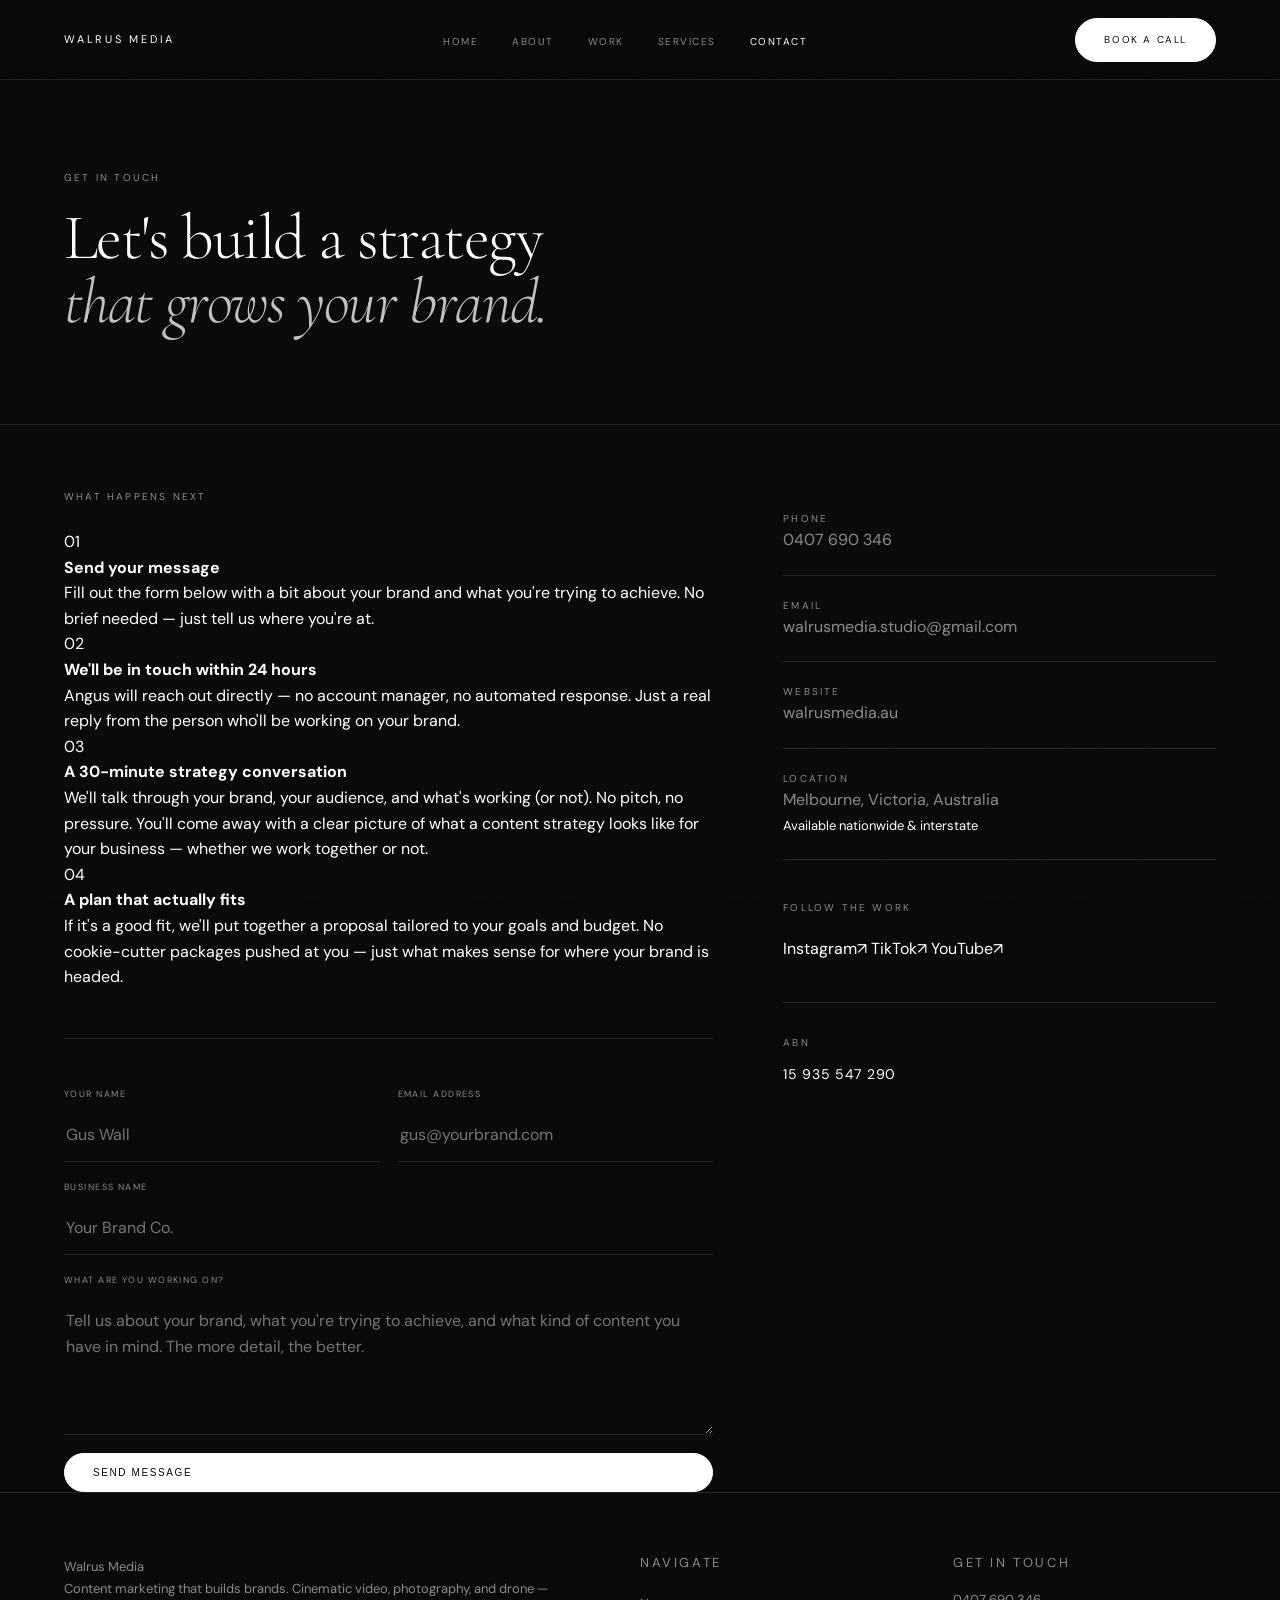
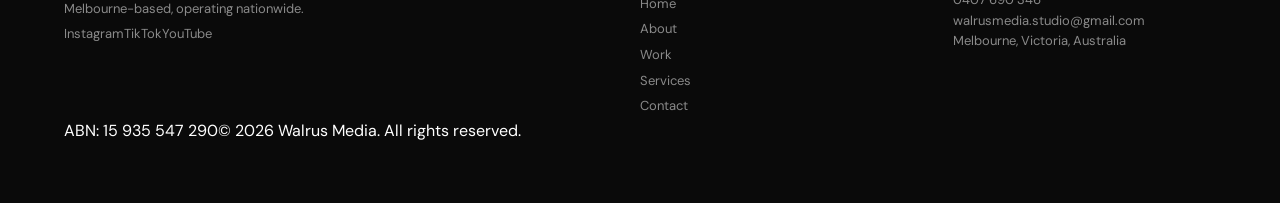
<file: walrus-media/contact.html>
<!DOCTYPE html>
<html lang="en">
<head>
  <meta charset="UTF-8" />
  <meta name="viewport" content="width=device-width, initial-scale=1.0" />
  <meta name="description" content="Book a free strategy call with Walrus Media — Melbourne's content marketing agency for brands ready to grow." />
  <title>Contact | Walrus Media</title>

  <link rel="preconnect" href="https://fonts.googleapis.com" />
  <link rel="preconnect" href="https://fonts.gstatic.com" crossorigin />
  <link href="https://fonts.googleapis.com/css2?family=Cormorant+Garamond:ital,wght@0,300;0,400;0,600;1,300;1,400&family=DM+Sans:opsz,wght@9..40,300;9..40,400;9..40,500&display=swap" rel="stylesheet" />
  <link rel="stylesheet" href="style.css" />

  <style>
    #grain {
      position: fixed; inset: 0;
      pointer-events: none; z-index: 8000;
      opacity: 0.03; mix-blend-mode: overlay;
      background-image: url("data:image/svg+xml,%3Csvg viewBox='0 0 512 512' xmlns='http://www.w3.org/2000/svg'%3E%3Cfilter id='n'%3E%3CfeTurbulence type='fractalNoise' baseFrequency='0.75' numOctaves='4' stitchTiles='stitch'/%3E%3C/filter%3E%3Crect width='100%25' height='100%25' filter='url(%23n)'/%3E%3C/svg%3E");
      background-size: 256px;
      animation: grain-shift 0.4s steps(1) infinite;
    }
    @keyframes grain-shift {
      0%   { background-position: 0 0; }
      25%  { background-position: -8% 4%; }
      50%  { background-position: 4% -8%; }
      75%  { background-position: 8% 6%; }
    }
  </style>
</head>
<body>

<div id="grain" aria-hidden="true"></div>
<div class="scroll-progress" aria-hidden="true"></div>

<nav class="nav" aria-label="Main navigation">
  <div class="nav__inner">
    <a href="index.html" class="nav__logo">Walrus Media</a>
    <ul class="nav__links" role="list">
      <li><a href="index.html" class="nav__link">Home</a></li>
      <li><a href="about.html" class="nav__link">About</a></li>
      <li><a href="work.html" class="nav__link">Work</a></li>
      <li><a href="services.html" class="nav__link">Services</a></li>
      <li><a href="contact.html" class="nav__link active">Contact</a></li>
    </ul>
    <a href="contact.html" class="btn btn-primary nav__cta">Book a Call</a>
    <button class="nav__burger" aria-label="Open menu" aria-expanded="false"><span></span><span></span><span></span></button>
  </div>
</nav>

<div class="nav__mobile" role="dialog" aria-modal="true" aria-label="Mobile navigation">
  <nav>
    <ul class="nav__mobile-links" role="list">
      <li><a href="index.html" class="nav__mobile-link">Home</a></li>
      <li><a href="about.html" class="nav__mobile-link">About</a></li>
      <li><a href="work.html" class="nav__mobile-link">Work</a></li>
      <li><a href="services.html" class="nav__mobile-link">Services</a></li>
      <li><a href="contact.html" class="nav__mobile-link active">Contact</a></li>
    </ul>
  </nav>
  <div class="nav__mobile-cta"><a href="contact.html" class="btn btn-primary">Book a Free Strategy Call</a></div>
  <div class="nav__mobile-social">
    <a href="https://www.instagram.com/walrusmedia_videography" target="_blank" rel="noopener">Instagram</a>
    <a href="https://www.tiktok.com/@gus_beef" target="_blank" rel="noopener">TikTok</a>
    <a href="https://www.youtube.com/@angusVisuals" target="_blank" rel="noopener">YouTube</a>
  </div>
</div>

<header class="page-hero">
  <div class="container">
    <p class="label" data-reveal>Get in touch</p>
    <h1 class="display-2" data-reveal data-delay="1">Let's build a strategy<br /><em>that grows your brand.</em></h1>
  </div>
</header>

<section style="padding-top: 4rem; padding-bottom: var(--section-v);" aria-label="Contact">
  <div class="container">
    <div class="contact-layout">
      <div>
        <div class="expect-block" data-reveal>
          <p class="label" style="margin-bottom: 1.5rem;">What happens next</p>
          <div class="expect-steps">
            <div class="expect-step"><span class="expect-step__num">01</span><div class="expect-step__body"><h4 class="expect-step__title">Send your message</h4><p class="expect-step__desc">Fill out the form below with a bit about your brand and what you're trying to achieve. No brief needed — just tell us where you're at.</p></div></div>
            <div class="expect-step"><span class="expect-step__num">02</span><div class="expect-step__body"><h4 class="expect-step__title">We'll be in touch within 24 hours</h4><p class="expect-step__desc">Angus will reach out directly — no account manager, no automated response. Just a real reply from the person who'll be working on your brand.</p></div></div>
            <div class="expect-step"><span class="expect-step__num">03</span><div class="expect-step__body"><h4 class="expect-step__title">A 30-minute strategy conversation</h4><p class="expect-step__desc">We'll talk through your brand, your audience, and what's working (or not). No pitch, no pressure. You'll come away with a clear picture of what a content strategy looks like for your business — whether we work together or not.</p></div></div>
            <div class="expect-step"><span class="expect-step__num">04</span><div class="expect-step__body"><h4 class="expect-step__title">A plan that actually fits</h4><p class="expect-step__desc">If it's a good fit, we'll put together a proposal tailored to your goals and budget. No cookie-cutter packages pushed at you — just what makes sense for where your brand is headed.</p></div></div>
          </div>
        </div>

        <div style="height: 1px; background: var(--border); margin: 3rem 0;" data-reveal></div>

        <form class="contact-form" novalidate data-reveal data-delay="1">
          <div class="form-row">
            <div class="form-group"><label class="form-label" for="name">Your name</label><input class="form-input" type="text" id="name" name="name" placeholder="Gus Wall" required autocomplete="name" /></div>
            <div class="form-group"><label class="form-label" for="email">Email address</label><input class="form-input" type="email" id="email" name="email" placeholder="gus@yourbrand.com" required autocomplete="email" /></div>
          </div>
          <div class="form-group"><label class="form-label" for="business">Business name</label><input class="form-input" type="text" id="business" name="business" placeholder="Your Brand Co." autocomplete="organization" /></div>
          <div class="form-group"><label class="form-label" for="message">What are you working on?</label><textarea class="form-textarea" id="message" name="message" placeholder="Tell us about your brand, what you're trying to achieve, and what kind of content you have in mind. The more detail, the better." required></textarea></div>
          <button type="submit" class="btn btn-primary btn-arrow">Send Message</button>
        </form>
      </div>

      <div class="contact-sidebar">
        <div class="contact-info-item" data-reveal><p class="label">Phone</p><p><a href="tel:0407690346">0407 690 346</a></p></div>
        <div class="contact-info-item" data-reveal data-delay="1"><p class="label">Email</p><p><a href="mailto:walrusmedia.studio@gmail.com">walrusmedia.studio@gmail.com</a></p></div>
        <div class="contact-info-item" data-reveal data-delay="2"><p class="label">Website</p><p><a href="https://walrusmedia.au" target="_blank" rel="noopener">walrusmedia.au</a></p></div>
        <div class="contact-info-item" data-reveal data-delay="3"><p class="label">Location</p><p>Melbourne, Victoria, Australia</p><p style="font-size: 0.8125rem; color: var(--text-dim); margin-top: 0.25rem;">Available nationwide &amp; interstate</p></div>

        <div style="margin-top: 2.5rem;" data-reveal data-delay="4">
          <p class="label" style="margin-bottom: 1.25rem;">Follow the work</p>
          <div class="contact-social-links">
            <a href="#" class="contact-social-link" aria-label="Instagram">Instagram<span>↗</span></a>
            <a href="#" class="contact-social-link" aria-label="TikTok">TikTok<span>↗</span></a>
            <a href="#" class="contact-social-link" aria-label="YouTube">YouTube<span>↗</span></a>
          </div>
        </div>

        <div style="margin-top: 2.5rem; padding-top: 2rem; border-top: 1px solid var(--border);" data-reveal data-delay="5"><p class="label" style="margin-bottom: 0.75rem;">ABN</p><p style="font-size: 0.875rem; color: var(--text-muted); letter-spacing: 0.05em;">15 935 547 290</p></div>
      </div>
    </div>
  </div>
</section>

<footer class="footer" aria-label="Site footer">
  <div class="container">
    <div class="footer__inner">
      <div><a href="index.html" class="footer__logo">Walrus Media</a><p class="footer__tagline">Content marketing that builds brands. Cinematic video, photography, and drone — Melbourne-based, operating nationwide.</p><div class="footer__social"><a href="https://www.instagram.com/walrusmedia_videography" target="_blank" rel="noopener" class="footer__social-link" aria-label="Instagram">Instagram</a><a href="https://www.tiktok.com/@gus_beef" target="_blank" rel="noopener" class="footer__social-link" aria-label="TikTok">TikTok</a><a href="https://www.youtube.com/@angusVisuals" target="_blank" rel="noopener" class="footer__social-link" aria-label="YouTube">YouTube</a></div></div>
      <div><p class="footer__col-title">Navigate</p><ul class="footer__nav-links" role="list"><li><a href="index.html" class="footer__nav-link">Home</a></li><li><a href="about.html" class="footer__nav-link">About</a></li><li><a href="work.html" class="footer__nav-link">Work</a></li><li><a href="services.html" class="footer__nav-link">Services</a></li><li><a href="contact.html" class="footer__nav-link">Contact</a></li></ul></div>
      <div><p class="footer__col-title">Get in touch</p><p class="footer__contact-item"><a href="tel:0407690346">0407 690 346</a></p><p class="footer__contact-item"><a href="mailto:walrusmedia.studio@gmail.com">walrusmedia.studio@gmail.com</a></p><p class="footer__contact-item">Melbourne, Victoria, Australia</p></div>
    </div>
    <div class="footer__bottom"><span>ABN: 15 935 547 290</span><span>© 2026 Walrus Media. All rights reserved.</span></div>
  </div>
</footer>

<script src="main.js"></script>
</body>
</html>
</file>
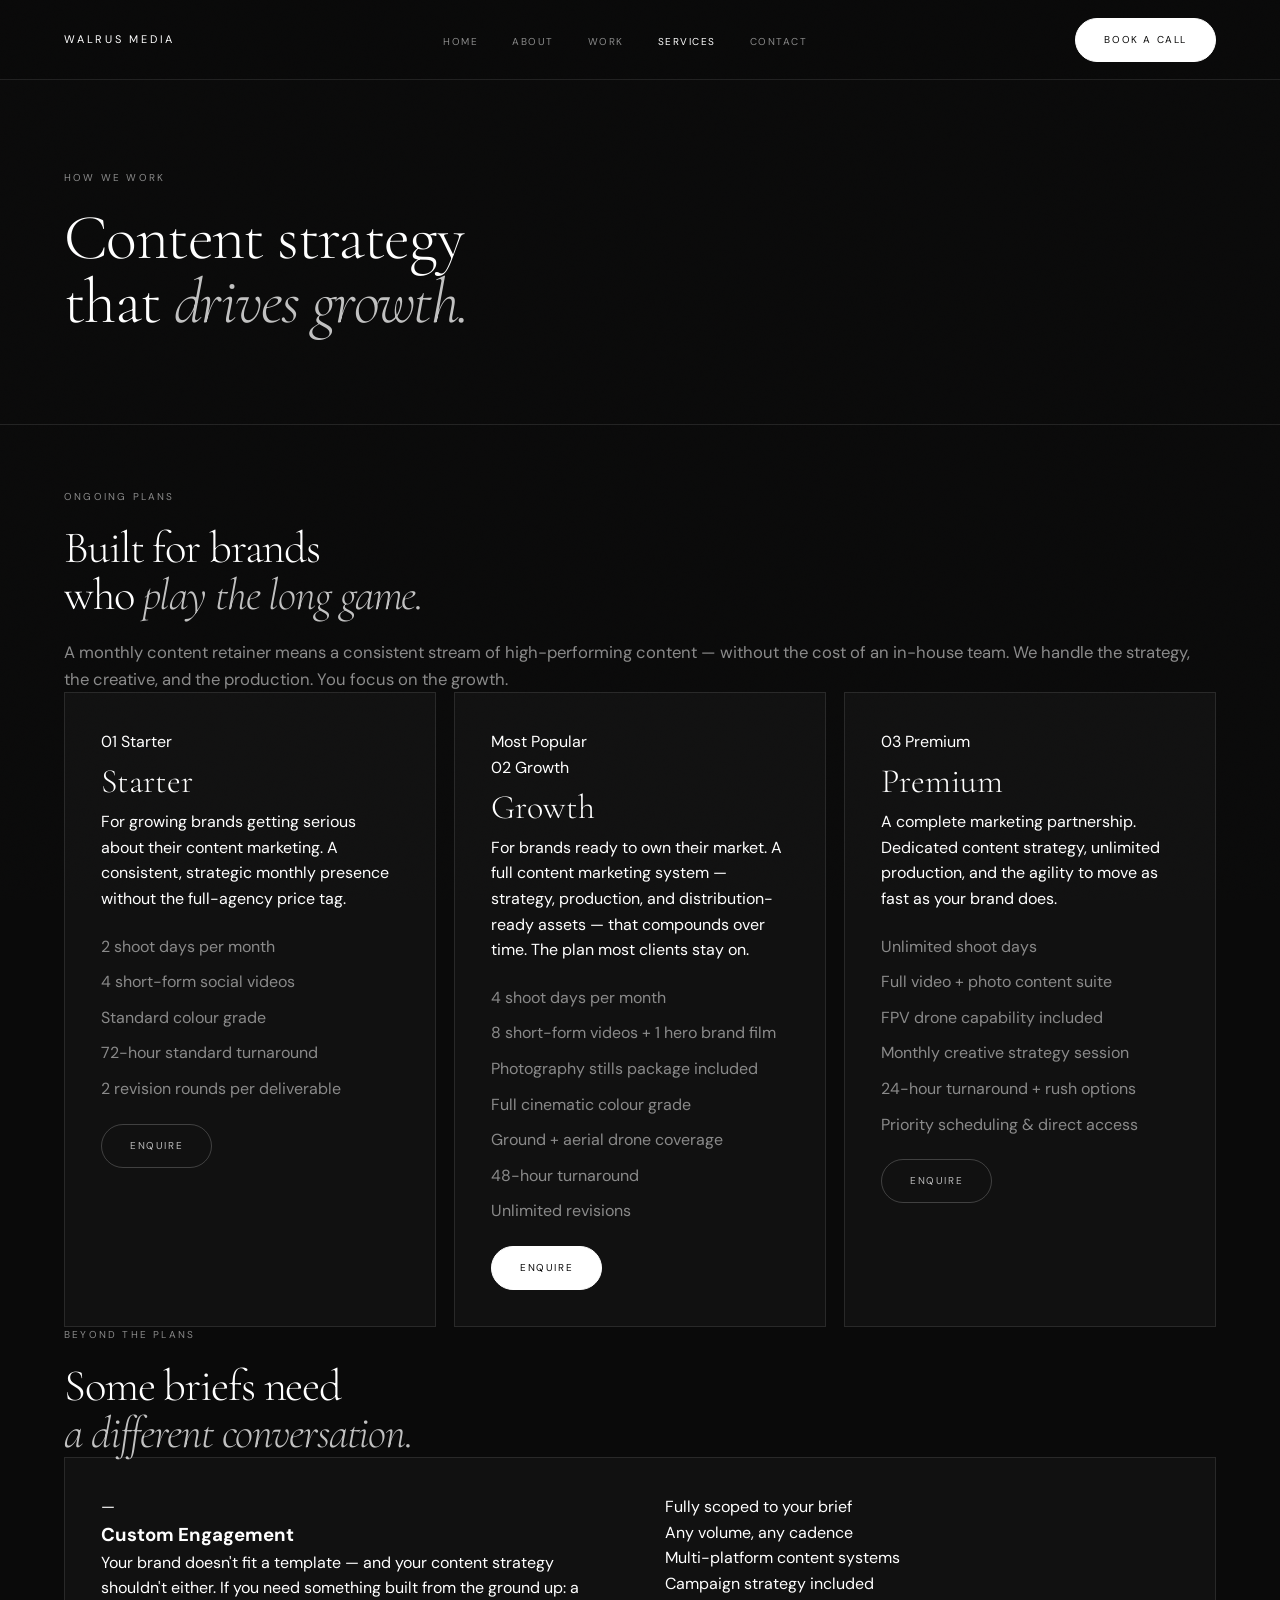
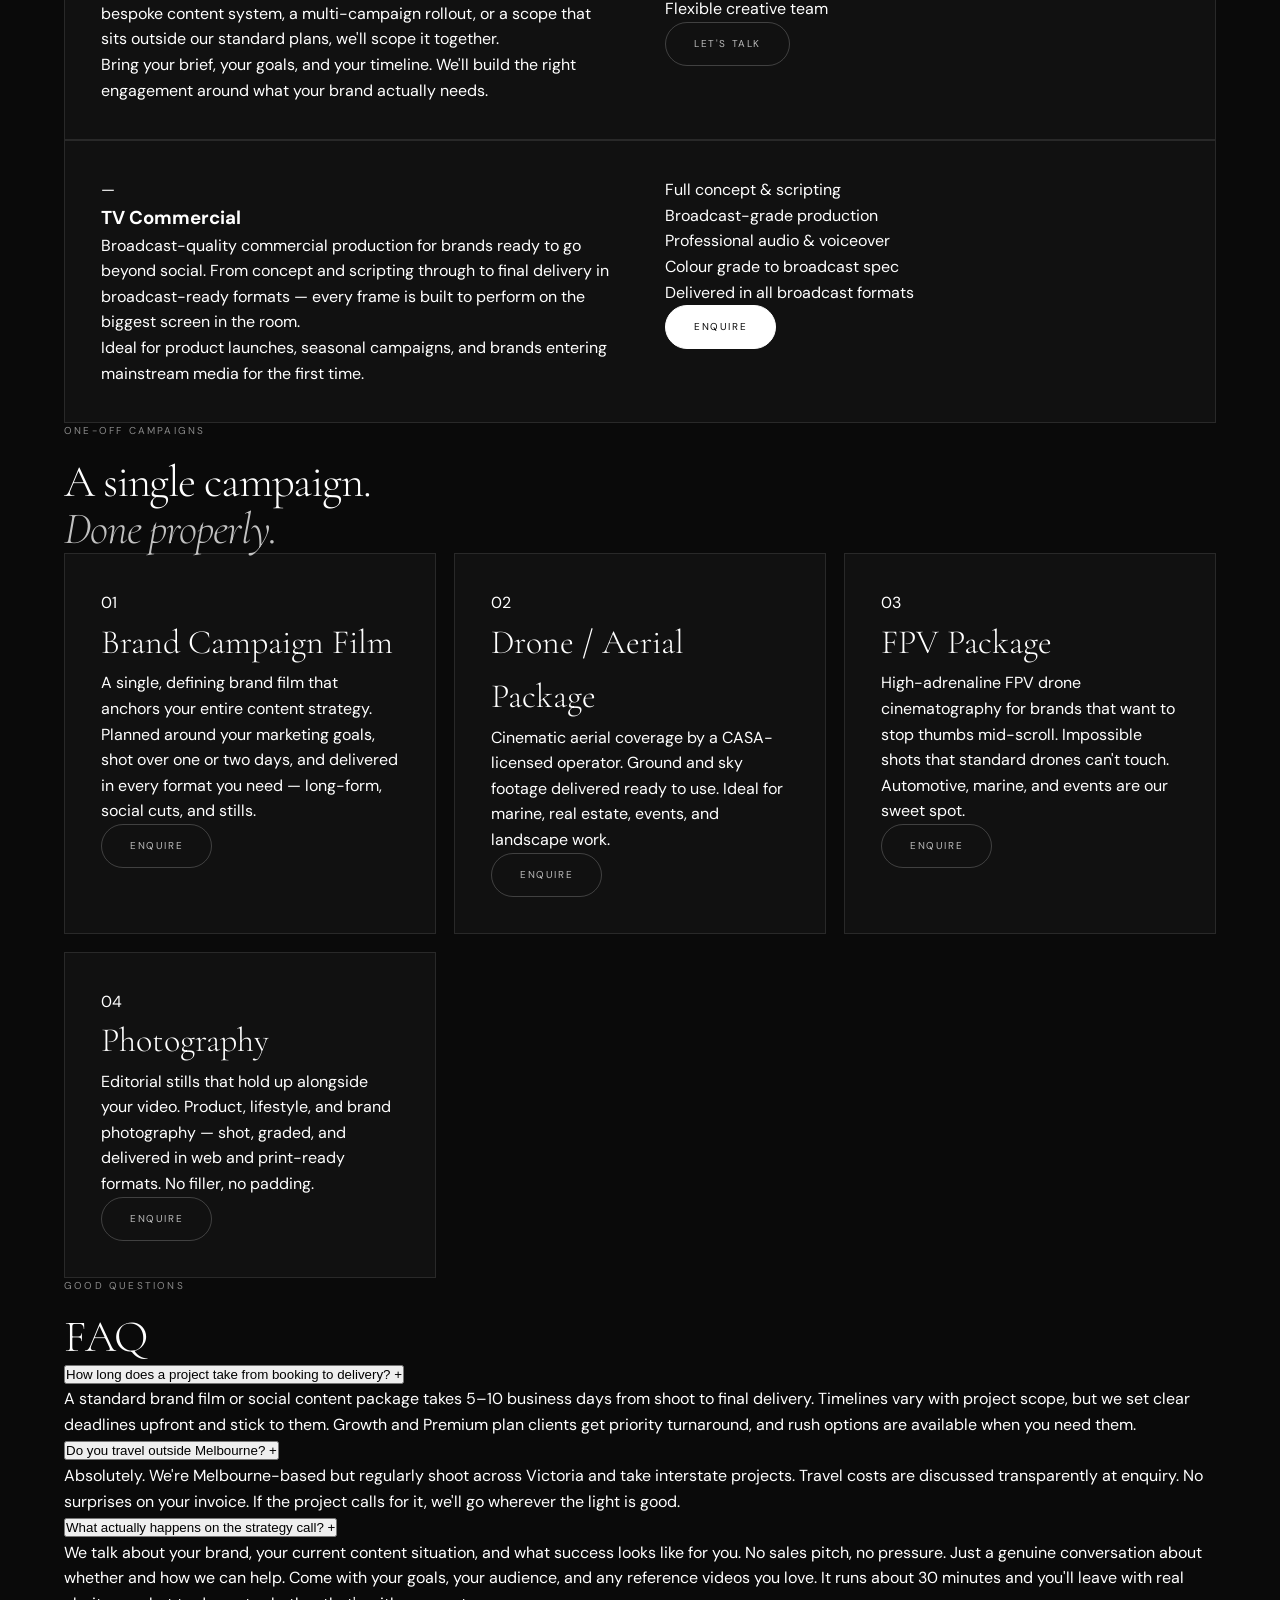
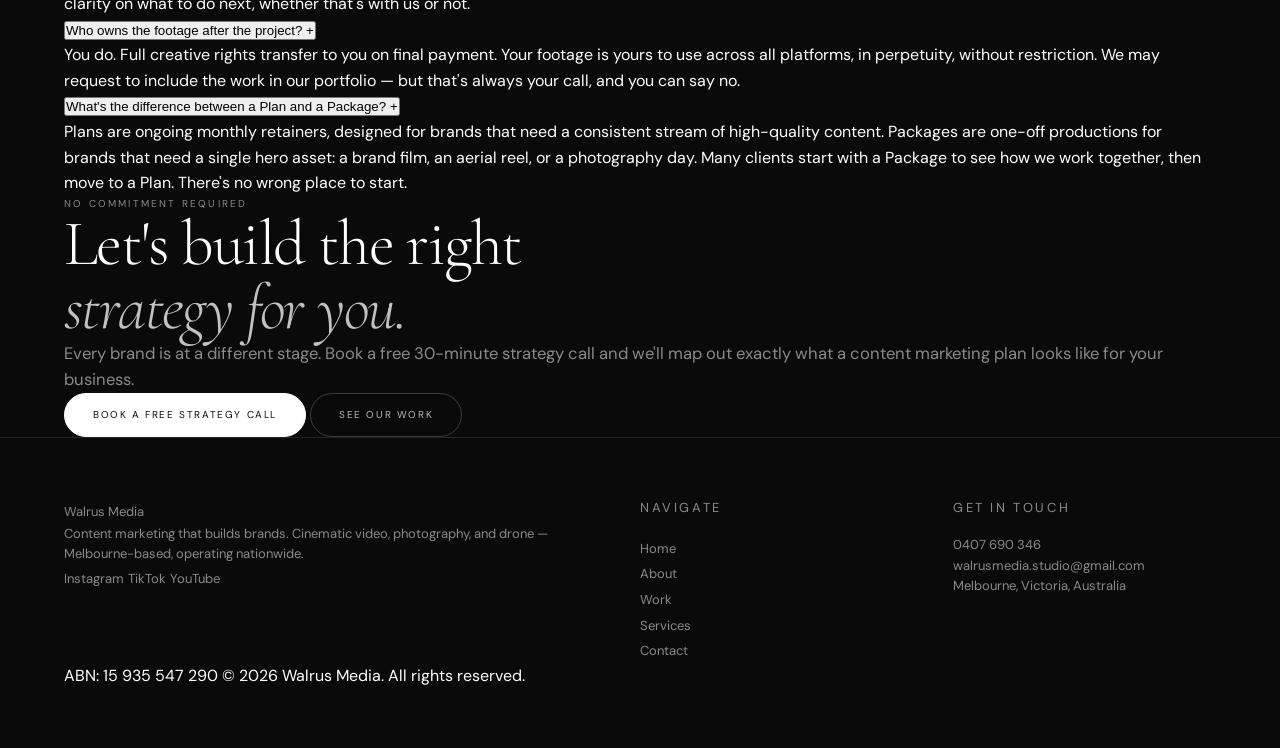
<file: walrus-media/services.html>
<!DOCTYPE html>
<html lang="en">
<head>
  <meta charset="UTF-8" />
  <meta name="viewport" content="width=device-width, initial-scale=1.0" />
  <meta name="description" content="Walrus Media services: content marketing retainers and one-off campaigns for Melbourne brands ready to grow." />
  <title>Services | Walrus Media</title>

  <link rel="preconnect" href="https://fonts.googleapis.com" />
  <link rel="preconnect" href="https://fonts.gstatic.com" crossorigin />
  <link href="https://fonts.googleapis.com/css2?family=Cormorant+Garamond:ital,wght@0,300;0,400;0,600;1,300;1,400&family=DM+Sans:opsz,wght@9..40,300;9..40,400;9..40,500&display=swap" rel="stylesheet" />
  <link rel="stylesheet" href="style.css" />

  <style>
    #grain {
      position: fixed; inset: 0;
      pointer-events: none; z-index: 8000;
      opacity: 0.03; mix-blend-mode: overlay;
      background-image: url("data:image/svg+xml,%3Csvg viewBox='0 0 512 512' xmlns='http://www.w3.org/2000/svg'%3E%3Cfilter id='n'%3E%3CfeTurbulence type='fractalNoise' baseFrequency='0.75' numOctaves='4' stitchTiles='stitch'/%3E%3C/filter%3E%3Crect width='100%25' height='100%25' filter='url(%23n)'/%3E%3C/svg%3E");
      background-size: 256px;
      animation: grain-shift 0.4s steps(1) infinite;
    }
    @keyframes grain-shift {
      0%   { background-position: 0 0; }
      25%  { background-position: -8% 4%; }
      50%  { background-position: 4% -8%; }
      75%  { background-position: 8% 6%; }
    }
  </style>
</head>
<body>

<div id="grain" aria-hidden="true"></div>
<div class="scroll-progress" aria-hidden="true"></div>

<!-- NAV -->
<nav class="nav" aria-label="Main navigation">
  <div class="nav__inner">
    <a href="index.html" class="nav__logo">Walrus Media</a>

    <ul class="nav__links" role="list">
      <li><a href="index.html"    class="nav__link">Home</a></li>
      <li><a href="about.html"    class="nav__link">About</a></li>
      <li><a href="work.html"     class="nav__link">Work</a></li>
      <li><a href="services.html" class="nav__link active">Services</a></li>
      <li><a href="contact.html"  class="nav__link">Contact</a></li>
    </ul>

    <a href="contact.html" class="btn btn-primary nav__cta">Book a Call</a>

    <button class="nav__burger" aria-label="Open menu" aria-expanded="false">
      <span></span><span></span><span></span>
    </button>
  </div>
</nav>

<div class="nav__mobile" role="dialog" aria-modal="true" aria-label="Mobile navigation">
  <nav>
    <ul class="nav__mobile-links" role="list">
      <li><a href="index.html"    class="nav__mobile-link">Home</a></li>
      <li><a href="about.html"    class="nav__mobile-link">About</a></li>
      <li><a href="work.html"     class="nav__mobile-link">Work</a></li>
      <li><a href="services.html" class="nav__mobile-link active">Services</a></li>
      <li><a href="contact.html"  class="nav__mobile-link">Contact</a></li>
    </ul>
  </nav>
  <div class="nav__mobile-cta">
    <a href="contact.html" class="btn btn-primary">Book a Free Strategy Call</a>
  </div>
  <div class="nav__mobile-social">
    <a href="https://www.instagram.com/walrusmedia_videography" target="_blank" rel="noopener">Instagram</a>
    <a href="https://www.tiktok.com/@gus_beef" target="_blank" rel="noopener">TikTok</a>
    <a href="https://www.youtube.com/@angusVisuals" target="_blank" rel="noopener">YouTube</a>
  </div>
</div>

<!-- PAGE HERO -->
<header class="page-hero">
  <div class="container">
    <p class="label" data-reveal>How we work</p>
    <h1 class="display-2" data-reveal data-delay="1">
      Content strategy<br />that <em>drives growth.</em>
    </h1>
  </div>
</header>

<!-- =====================================================================
     PLANS: RETAINER
     ===================================================================== -->
<section aria-label="Monthly retainer plans" style="padding-top: 4rem;">
  <div class="container">

    <div class="plans-intro" data-reveal>
      <p class="label" style="margin-bottom: 1.25rem;">Ongoing plans</p>
      <h2 class="display-3" style="margin-bottom: 1.25rem;">
        Built for brands<br />who <em>play the long game.</em>
      </h2>
      <p class="body-lg">
        A monthly content retainer means a consistent stream of high-performing content — without the cost of an in-house team. We handle the strategy, the creative, and the production. You focus on the growth.
      </p>
    </div>

    <div class="plans-grid">

      <!-- STARTER -->
      <div class="plan-card" data-reveal>
        <p class="plan-card__tier">01 Starter</p>
        <h3 class="plan-card__name">Starter</h3>
        <p class="plan-card__desc">
          For growing brands getting serious about their content marketing. A consistent, strategic monthly presence without the full-agency price tag.
        </p>
        <ul class="plan-card__features">
          <li class="plan-card__feature">2 shoot days per month</li>
          <li class="plan-card__feature">4 short-form social videos</li>
          <li class="plan-card__feature">Standard colour grade</li>
          <li class="plan-card__feature">72-hour standard turnaround</li>
          <li class="plan-card__feature">2 revision rounds per deliverable</li>
        </ul>
        <a href="contact.html" class="btn btn-outline btn-arrow">Enquire</a>
      </div>

      <!-- GROWTH — featured -->
      <div class="plan-card plan-card--featured" data-reveal data-delay="1">
        <div class="plan-card__badge">Most Popular</div>
        <p class="plan-card__tier">02 Growth</p>
        <h3 class="plan-card__name">Growth</h3>
        <p class="plan-card__desc">
          For brands ready to own their market. A full content marketing system — strategy, production, and distribution-ready assets — that compounds over time. The plan most clients stay on.
        </p>
        <ul class="plan-card__features">
          <li class="plan-card__feature">4 shoot days per month</li>
          <li class="plan-card__feature">8 short-form videos + 1 hero brand film</li>
          <li class="plan-card__feature">Photography stills package included</li>
          <li class="plan-card__feature">Full cinematic colour grade</li>
          <li class="plan-card__feature">Ground + aerial drone coverage</li>
          <li class="plan-card__feature">48-hour turnaround</li>
          <li class="plan-card__feature">Unlimited revisions</li>
        </ul>
        <a href="contact.html" class="btn btn-primary btn-arrow">Enquire</a>
      </div>

      <!-- PREMIUM -->
      <div class="plan-card" data-reveal data-delay="2">
        <p class="plan-card__tier">03 Premium</p>
        <h3 class="plan-card__name">Premium</h3>
        <p class="plan-card__desc">
          A complete marketing partnership. Dedicated content strategy, unlimited production, and the agility to move as fast as your brand does.
        </p>
        <ul class="plan-card__features">
          <li class="plan-card__feature">Unlimited shoot days</li>
          <li class="plan-card__feature">Full video + photo content suite</li>
          <li class="plan-card__feature">FPV drone capability included</li>
          <li class="plan-card__feature">Monthly creative strategy session</li>
          <li class="plan-card__feature">24-hour turnaround + rush options</li>
          <li class="plan-card__feature">Priority scheduling &amp; direct access</li>
        </ul>
        <a href="contact.html" class="btn btn-outline btn-arrow">Enquire</a>
      </div>

    </div>
  </div>
</section>

<!-- =====================================================================
     BESPOKE PANELS: Custom + TV Commercial
     ===================================================================== -->
<section class="bespoke-section" aria-label="Bespoke engagements">
  <div class="container">

    <div class="bespoke-header" data-reveal>
      <p class="label" style="margin-bottom: 1.25rem;">Beyond the plans</p>
      <h2 class="display-3">
        Some briefs need<br /><em>a different conversation.</em>
      </h2>
    </div>

    <div class="bespoke-grid">

      <!-- CUSTOM -->
      <div class="bespoke-card" data-reveal>
        <div class="bespoke-card__left">
          <p class="bespoke-card__number">—</p>
          <h3 class="bespoke-card__name">Custom Engagement</h3>
          <p class="bespoke-card__desc">
            Your brand doesn't fit a template — and your content strategy shouldn't either. If you need something built from the ground up: a bespoke content system, a multi-campaign rollout, or a scope that sits outside our standard plans, we'll scope it together.
          </p>
          <p class="bespoke-card__desc">
            Bring your brief, your goals, and your timeline. We'll build the right engagement around what your brand actually needs.
          </p>
        </div>
        <div class="bespoke-card__right">
          <ul class="bespoke-card__features">
            <li>Fully scoped to your brief</li>
            <li>Any volume, any cadence</li>
            <li>Multi-platform content systems</li>
            <li>Campaign strategy included</li>
            <li>Flexible creative team</li>
          </ul>
          <a href="contact.html" class="btn btn-outline btn-arrow">Let's Talk</a>
        </div>
      </div>

      <!-- TV COMMERCIAL -->
      <div class="bespoke-card bespoke-card--accent" data-reveal data-delay="1">
        <div class="bespoke-card__left">
          <p class="bespoke-card__number">—</p>
          <h3 class="bespoke-card__name">TV Commercial</h3>
          <p class="bespoke-card__desc">
            Broadcast-quality commercial production for brands ready to go beyond social. From concept and scripting through to final delivery in broadcast-ready formats — every frame is built to perform on the biggest screen in the room.
          </p>
          <p class="bespoke-card__desc">
            Ideal for product launches, seasonal campaigns, and brands entering mainstream media for the first time.
          </p>
        </div>
        <div class="bespoke-card__right">
          <ul class="bespoke-card__features">
            <li>Full concept &amp; scripting</li>
            <li>Broadcast-grade production</li>
            <li>Professional audio &amp; voiceover</li>
            <li>Colour grade to broadcast spec</li>
            <li>Delivered in all broadcast formats</li>
          </ul>
          <a href="contact.html" class="btn btn-primary btn-arrow">Enquire</a>
        </div>
      </div>

    </div>
  </div>
</section>

<!-- =====================================================================
     PACKAGES: ONE-OFF
     ===================================================================== -->
<section class="packages-section" aria-label="One-off packages">
  <div class="container">

    <div class="packages-header" data-reveal>
      <p class="label" style="margin-bottom: 1.25rem;">One-off campaigns</p>
      <h2 class="display-3">
        A single campaign.<br /><em>Done properly.</em>
      </h2>
    </div>

    <div class="packages-grid">

      <div class="package-card" data-reveal>
        <p class="package-card__number">01</p>
        <h3 class="package-card__name">Brand Campaign Film</h3>
        <p class="package-card__desc">
          A single, defining brand film that anchors your entire content strategy. Planned around your marketing goals, shot over one or two days, and delivered in every format you need — long-form, social cuts, and stills.
        </p>
        <a href="contact.html" class="btn btn-outline btn-arrow">Enquire</a>
      </div>

      <div class="package-card" data-reveal data-delay="1">
        <p class="package-card__number">02</p>
        <h3 class="package-card__name">Drone / Aerial Package</h3>
        <p class="package-card__desc">
          Cinematic aerial coverage by a CASA-licensed operator. Ground and sky footage delivered ready to use. Ideal for marine, real estate, events, and landscape work.
        </p>
        <a href="contact.html" class="btn btn-outline btn-arrow">Enquire</a>
      </div>

      <div class="package-card" data-reveal data-delay="2">
        <p class="package-card__number">03</p>
        <h3 class="package-card__name">FPV Package</h3>
        <p class="package-card__desc">
          High-adrenaline FPV drone cinematography for brands that want to stop thumbs mid-scroll. Impossible shots that standard drones can't touch. Automotive, marine, and events are our sweet spot.
        </p>
        <a href="contact.html" class="btn btn-outline btn-arrow">Enquire</a>
      </div>

      <div class="package-card" data-reveal data-delay="3">
        <p class="package-card__number">04</p>
        <h3 class="package-card__name">Photography</h3>
        <p class="package-card__desc">
          Editorial stills that hold up alongside your video. Product, lifestyle, and brand photography — shot, graded, and delivered in web and print-ready formats. No filler, no padding.
        </p>
        <a href="contact.html" class="btn btn-outline btn-arrow">Enquire</a>
      </div>

    </div>
  </div>
</section>

<!-- =====================================================================
     FAQ
     ===================================================================== -->
<section class="faq" aria-label="Frequently asked questions">
  <div class="container">

    <div class="faq-header" data-reveal>
      <p class="label" style="margin-bottom: 1.25rem;">Good questions</p>
      <h2 class="display-3">FAQ</h2>
    </div>

    <div class="faq__list">

      <div class="faq__item">
        <button class="faq__question" aria-expanded="false">
          How long does a project take from booking to delivery?
          <span class="faq__icon" aria-hidden="true">+</span>
        </button>
        <div class="faq__answer" role="region">
          <div class="faq__answer-inner">
            A standard brand film or social content package takes 5–10 business days from shoot to final delivery. Timelines vary with project scope, but we set clear deadlines upfront and stick to them. Growth and Premium plan clients get priority turnaround, and rush options are available when you need them.
          </div>
        </div>
      </div>

      <div class="faq__item">
        <button class="faq__question" aria-expanded="false">
          Do you travel outside Melbourne?
          <span class="faq__icon" aria-hidden="true">+</span>
        </button>
        <div class="faq__answer" role="region">
          <div class="faq__answer-inner">
            Absolutely. We're Melbourne-based but regularly shoot across Victoria and take interstate projects. Travel costs are discussed transparently at enquiry. No surprises on your invoice. If the project calls for it, we'll go wherever the light is good.
          </div>
        </div>
      </div>

      <div class="faq__item">
        <button class="faq__question" aria-expanded="false">
          What actually happens on the strategy call?
          <span class="faq__icon" aria-hidden="true">+</span>
        </button>
        <div class="faq__answer" role="region">
          <div class="faq__answer-inner">
            We talk about your brand, your current content situation, and what success looks like for you. No sales pitch, no pressure. Just a genuine conversation about whether and how we can help. Come with your goals, your audience, and any reference videos you love. It runs about 30 minutes and you'll leave with real clarity on what to do next, whether that's with us or not.
          </div>
        </div>
      </div>

      <div class="faq__item">
        <button class="faq__question" aria-expanded="false">
          Who owns the footage after the project?
          <span class="faq__icon" aria-hidden="true">+</span>
        </button>
        <div class="faq__answer" role="region">
          <div class="faq__answer-inner">
            You do. Full creative rights transfer to you on final payment. Your footage is yours to use across all platforms, in perpetuity, without restriction. We may request to include the work in our portfolio — but that's always your call, and you can say no.
          </div>
        </div>
      </div>

      <div class="faq__item">
        <button class="faq__question" aria-expanded="false">
          What's the difference between a Plan and a Package?
          <span class="faq__icon" aria-hidden="true">+</span>
        </button>
        <div class="faq__answer" role="region">
          <div class="faq__answer-inner">
            Plans are ongoing monthly retainers, designed for brands that need a consistent stream of high-quality content. Packages are one-off productions for brands that need a single hero asset: a brand film, an aerial reel, or a photography day. Many clients start with a Package to see how we work together, then move to a Plan. There's no wrong place to start.
          </div>
        </div>
      </div>

    </div>
  </div>
</section>

<!-- CTA -->
<section class="cta-section" aria-label="Call to action">
  <div class="container">
    <div class="cta-section__inner">
      <p class="label cta-section__eyebrow" data-reveal>No commitment required</p>
      <h2 class="display-2 cta-section__title" data-reveal data-delay="1">
        Let's build the right<br /><em>strategy for you.</em>
      </h2>
      <p class="body-lg cta-section__sub" data-reveal data-delay="2">
        Every brand is at a different stage. Book a free 30-minute strategy call and we'll map out exactly what a content marketing plan looks like for your business.
      </p>
      <div class="cta-section__actions" data-reveal data-delay="3">
        <a href="contact.html" class="btn btn-primary btn-arrow">Book a Free Strategy Call</a>
        <a href="work.html" class="btn btn-outline btn-arrow">See Our Work</a>
      </div>
    </div>
  </div>
</section>

<!-- FOOTER -->
<footer class="footer" aria-label="Site footer">
  <div class="container">
    <div class="footer__inner">
      <div>
        <a href="index.html" class="footer__logo">Walrus Media</a>
        <p class="footer__tagline">Content marketing that builds brands. Cinematic video, photography, and drone — Melbourne-based, operating nationwide.</p>
        <div class="footer__social">
          <a href="https://www.instagram.com/walrusmedia_videography" target="_blank" rel="noopener" class="footer__social-link" aria-label="Instagram">Instagram</a>
          <a href="https://www.tiktok.com/@gus_beef" target="_blank" rel="noopener" class="footer__social-link" aria-label="TikTok">TikTok</a>
          <a href="https://www.youtube.com/@angusVisuals" target="_blank" rel="noopener" class="footer__social-link" aria-label="YouTube">YouTube</a>
        </div>
      </div>
      <div>
        <p class="footer__col-title">Navigate</p>
        <ul class="footer__nav-links" role="list">
          <li><a href="index.html"    class="footer__nav-link">Home</a></li>
          <li><a href="about.html"    class="footer__nav-link">About</a></li>
          <li><a href="work.html"     class="footer__nav-link">Work</a></li>
          <li><a href="services.html" class="footer__nav-link">Services</a></li>
          <li><a href="contact.html"  class="footer__nav-link">Contact</a></li>
        </ul>
      </div>
      <div>
        <p class="footer__col-title">Get in touch</p>
        <p class="footer__contact-item"><a href="tel:0407690346">0407 690 346</a></p>
        <p class="footer__contact-item"><a href="mailto:walrusmedia.studio@gmail.com">walrusmedia.studio@gmail.com</a></p>
        <p class="footer__contact-item">Melbourne, Victoria, Australia</p>
      </div>
    </div>
    <div class="footer__bottom">
      <span>ABN: 15 935 547 290</span>
      <span>© 2026 Walrus Media. All rights reserved.</span>
    </div>
  </div>
</footer>

<script src="main.js"></script>
</body>
</html>
</file>
<file: walrus-media/style.css>
:root{--bg:#0a0a0a;--bg2:#111;--bg3:#1a1a1a;--text:#fff;--muted:#8a8a8a;--dim:#555;--border:rgba(255,255,255,.1);--display:'Cormorant Garamond',Georgia,serif;--body:'DM Sans',Arial,sans-serif;--max:1440px;--pad:clamp(24px,5vw,80px);--nav:80px}*{box-sizing:border-box;margin:0;padding:0}html{scroll-behavior:smooth}body{background:var(--bg);color:var(--text);font-family:var(--body);line-height:1.6;overflow-x:hidden}img,video{display:block;width:100%;max-width:100%;object-fit:cover}a{color:inherit;text-decoration:none}ul{list-style:none}.container{max-width:var(--max);margin:auto;padding:0 var(--pad)}.label{font-size:10px;letter-spacing:.22em;text-transform:uppercase;color:var(--muted)}.display-1,.display-2,.display-3{font-family:var(--display);font-weight:300;letter-spacing:-.025em}.display-1{font-size:clamp(56px,7.5vw,128px);line-height:.92}.display-2{font-size:clamp(42px,5vw,80px);line-height:1}.display-3{font-size:clamp(30px,3.5vw,56px);line-height:1.05}.body-lg{color:var(--muted);font-size:clamp(15px,1.3vw,18px)}em{font-style:italic;opacity:.75}.btn{display:inline-flex;align-items:center;gap:10px;border:1px solid rgba(255,255,255,.2);border-radius:999px;padding:13px 28px;font-size:10px;letter-spacing:.16em;text-transform:uppercase;transition:.25s}.btn-primary{background:#fff;color:#0a0a0a;border-color:#fff}.btn-outline{color:#bbb}.btn:hover{transform:translateY(-1px)}.nav{position:fixed;inset:0 0 auto;height:var(--nav);z-index:1000;background:rgba(10,10,10,.78);backdrop-filter:blur(20px);border-bottom:1px solid var(--border)}.nav__inner{height:100%;max-width:var(--max);margin:auto;padding:0 var(--pad);display:flex;align-items:center;justify-content:space-between}.nav__logo{font-size:11px;letter-spacing:.25em;text-transform:uppercase}.nav__links{display:flex;gap:34px}.nav__link{font-size:10px;letter-spacing:.15em;text-transform:uppercase;color:var(--muted)}.nav__link.active,.nav__link:hover{color:#fff}.nav__cta{display:inline-flex}.nav__burger,.nav__mobile{display:none}.hero{position:relative;min-height:100svh;display:flex;align-items:flex-end;padding:0 0 90px;overflow:hidden}.hero__bg{position:absolute;inset:0;background:radial-gradient(circle at 75% 35%,rgba(255,255,255,.06),transparent 35%),linear-gradient(to top,#0a0a0a 0%,rgba(10,10,10,.45) 50%,#0a0a0a 100%)}.hero__portrait{position:absolute;z-index:0;right:0;bottom:0;width:58%;height:92%;background:url('assets/hero-portrait.jpg') center top/cover no-repeat;filter:grayscale(1);opacity:.72}.hero__portrait:after{content:'';position:absolute;inset:0;background:linear-gradient(90deg,#0a0a0a 0%,transparent 35%,transparent 72%,rgba(10,10,10,.25)),linear-gradient(0deg,#0a0a0a 0%,transparent 30%)}.hero__content{position:relative;z-index:2;width:100%}.hero__left-wrap{max-width:620px}.hero__eyebrow{margin-bottom:24px}.hero__title{margin-bottom:28px}.hero__sub{max-width:500px;margin-bottom:38px}.hero__actions{display:flex;gap:14px;flex-wrap:wrap}.hero__scroll{display:none}.ticker{border-block:1px solid var(--border);overflow:hidden;padding:16px 0}.ticker__inner{display:flex;width:max-content;animation:ticker 35s linear infinite}.ticker__item{padding-right:30px;color:var(--muted);font-size:9px;letter-spacing:.2em;text-transform:uppercase}.ticker__dot{display:inline-block;width:4px;height:4px;border-radius:50%;background:#fff;margin-left:30px}@keyframes ticker{to{transform:translateX(-50%)}}section{position:relative}.statement,.logos,.testimonials,.cta-band,.about-story,.about-mission,.about-credentials,.services-intro,.plans,.bespoke,.packages,.portfolio,.contact-main{padding:clamp(80px,10vw,150px) 0}.statement{border-bottom:1px solid var(--border)}.statement__inner{display:grid;grid-template-columns:3fr 2fr;gap:80px}.statement__text{font-family:var(--display);font-size:clamp(28px,3vw,48px);line-height:1.08}.statement__stats{border-top:1px solid var(--border)}.statement__stat{padding:24px 0;border-bottom:1px solid var(--border)}.statement__stat-num{font-family:var(--display);font-size:28px}.statement__stat-label{font-size:12px;color:var(--muted)}.logos{padding-block:55px;border-bottom:1px solid var(--border)}.logos__label{margin-bottom:28px}.logos-belt{overflow:hidden}.logos-belt__track{display:flex;align-items:center;width:max-content;gap:60px;animation:ticker 35s linear infinite}.logos-belt__item{width:150px;height:70px;display:flex;align-items:center;justify-content:center;flex:none}.logos-belt__item img{max-height:54px;max-width:140px;object-fit:contain;filter:grayscale(1) invert(1);opacity:.62}.work-preview__header,.portfolio__header{padding-top:clamp(80px,10vw,150px);display:flex;justify-content:space-between;align-items:end;gap:40px;margin-bottom:50px}.work-preview__grid,.portfolio__grid{display:grid;grid-template-columns:repeat(2,1fr);gap:18px}.work-card,.portfolio-card{position:relative;overflow:hidden;background:var(--bg2);min-height:340px}.work-card:first-child{grid-column:1/-1;min-height:520px}.work-card__thumb,.portfolio-card video,.portfolio-card img{position:absolute;inset:0;width:100%;height:100%;object-fit:cover}.work-card:after,.portfolio-card:after{content:'';position:absolute;inset:0;background:linear-gradient(to top,rgba(0,0,0,.85),transparent 62%)}.work-card__overlay,.portfolio-card__overlay{position:absolute;z-index:2;left:28px;right:28px;bottom:25px}.work-card__cat,.portfolio-card__cat{font-size:9px;letter-spacing:.2em;text-transform:uppercase;color:#aaa;margin-bottom:6px}.work-card__title,.portfolio-card__title{font-family:var(--display);font-size:clamp(28px,3vw,44px);font-weight:300}.work-card__link{font-size:10px;color:#bbb}.work-preview__footer{padding:38px 0 100px;text-align:center}.testimonials{background:var(--bg2)}.testimonials__heading{margin-bottom:40px}.testimonials__grid{display:grid;grid-template-columns:repeat(2,1fr);border-top:1px solid var(--border);border-left:1px solid var(--border)}.testimonial{padding:42px;border-right:1px solid var(--border);border-bottom:1px solid var(--border)}.testimonial__body{font-family:var(--display);font-size:28px;line-height:1.25}.testimonial__author{margin-top:24px;font-size:11px;color:var(--muted)}.cta-band{text-align:center}.cta-band .display-2{max-width:900px;margin:0 auto 35px}.footer{border-top:1px solid var(--border);padding:60px 0}.footer__inner{display:grid;grid-template-columns:2fr 1fr 1fr;gap:50px}.footer__brand{font-family:var(--display);font-size:36px}.footer__col-title{font-size:9px;letter-spacing:.2em;text-transform:uppercase;color:var(--dim);margin-bottom:16px}.footer a,.footer p{font-size:13px;color:var(--muted)}.page-hero{padding:calc(var(--nav) + 90px) 0 90px;border-bottom:1px solid var(--border)}.page-hero .label{margin-bottom:20px}.about-intro{padding:calc(var(--nav) + 80px) 0 110px}.about-intro__inner,.about-story__inner{display:grid;grid-template-columns:1.05fr .95fr;gap:70px;align-items:center}.about-intro__title{margin:18px 0 26px}.about-intro__bio{margin-bottom:28px}.about-intro__portrait,.about-story__photo{background:var(--bg2);min-height:600px;background-size:cover;background-position:center}.about-intro__portrait{background-image:url('assets/about-portrait.jpg')}.about-story__photo{background-image:url('assets/about-story.jpg')}.about-story{border-top:1px solid var(--border)}.about-story__body{display:grid;gap:18px;color:var(--muted);margin-top:24px}.about-mission{border-top:1px solid var(--border);border-bottom:1px solid var(--border)}.about-mission__statement{max-width:950px;margin-top:20px}.about-credentials__inner{display:grid;grid-template-columns:repeat(3,1fr)}.about-credential{padding:36px;border-right:1px solid var(--border)}.about-credential__title{font-family:var(--display);font-size:30px;margin:10px 0}.about-credential__desc{color:var(--muted)}.plans-grid,.packages-grid{display:grid;grid-template-columns:repeat(3,1fr);gap:18px}.plan-card,.package-card,.bespoke-card{border:1px solid var(--border);padding:36px;background:var(--bg2)}.plan-card__name,.package-card__name,.bespoke-card__title{font-family:var(--display);font-size:34px;font-weight:300}.plan-card__price,.package-card__price{font-family:var(--display);font-size:50px;margin:16px 0}.plan-card ul,.package-card ul{display:grid;gap:10px;color:var(--muted);margin:22px 0}.bespoke-stack{display:grid;gap:20px}.bespoke-card{display:grid;grid-template-columns:1fr 1fr;gap:50px}.portfolio__filters{display:flex;gap:10px;flex-wrap:wrap;margin-bottom:30px}.portfolio__filter{border:1px solid var(--border);border-radius:999px;padding:9px 16px;font-size:9px;letter-spacing:.12em;text-transform:uppercase;color:var(--muted)}.portfolio__filter.active{background:#fff;color:#000}.portfolio-card{min-height:420px}.portfolio-card[data-orientation='horizontal']{grid-column:1/-1;min-height:560px}.contact-layout{display:grid;grid-template-columns:3fr 2fr;gap:70px}.contact-form{display:grid;gap:18px}.form-row{display:grid;grid-template-columns:1fr 1fr;gap:18px}.form-group{display:grid;gap:8px}.form-group label{font-size:9px;letter-spacing:.16em;text-transform:uppercase;color:var(--muted)}.form-group input,.form-group textarea,.form-group select{background:transparent;border:0;border-bottom:1px solid var(--border);color:#fff;padding:13px 2px;font:inherit;outline:none}.form-group textarea{min-height:140px}.contact-info-item{padding:22px 0;border-bottom:1px solid var(--border)}.contact-info-item a,.contact-info-item p{color:var(--muted)}[data-reveal]{opacity:1;transform:none}.scroll-progress{position:fixed;top:0;left:0;height:2px;background:#fff;z-index:9999}.img-ph{background:var(--bg2);color:var(--dim);display:flex;align-items:center;justify-content:center}.nav.scrolled{background:rgba(10,10,10,.95)}@media(max-width:767px){:root{--nav:68px}.nav__links,.nav__cta{display:none}.nav__burger{display:flex;width:28px;height:18px;flex-direction:column;justify-content:space-between}.nav__burger span{height:1px;background:#fff;width:100%}.nav__mobile{position:fixed;inset:0;background:#0a0a0a;z-index:999;display:flex;flex-direction:column;align-items:center;justify-content:center;opacity:0;pointer-events:none}.nav__mobile.open{opacity:1;pointer-events:auto}.nav__mobile-links{display:grid;gap:18px;text-align:center}.nav__mobile-link{font-family:var(--display);font-size:44px;color:#aaa}.nav__mobile-cta{margin-top:35px}.nav__mobile-social{display:flex;gap:20px;position:absolute;bottom:35px;font-size:10px;color:#777}.hero{padding-bottom:55px}.hero__portrait{width:100%;height:76%;right:-22%;opacity:.42}.hero__left-wrap{max-width:100%}.hero__sub{max-width:88%}.statement__inner,.about-intro__inner,.about-story__inner,.contact-layout,.bespoke-card{grid-template-columns:1fr;gap:40px}.work-preview__header,.portfolio__header{align-items:flex-start;flex-direction:column}.work-preview__grid,.portfolio__grid,.testimonials__grid,.plans-grid,.packages-grid,.about-credentials__inner,.footer__inner{grid-template-columns:1fr}.work-card:first-child,.portfolio-card[data-orientation='horizontal']{grid-column:auto;min-height:420px}.work-card,.portfolio-card{min-height:380px}.testimonial{padding:28px}.about-intro__portrait,.about-story__photo{min-height:480px}.form-row{grid-template-columns:1fr}.logos-belt__track{gap:35px}.logos-belt__item{width:120px}.footer__inner{gap:30px}}
</file>
